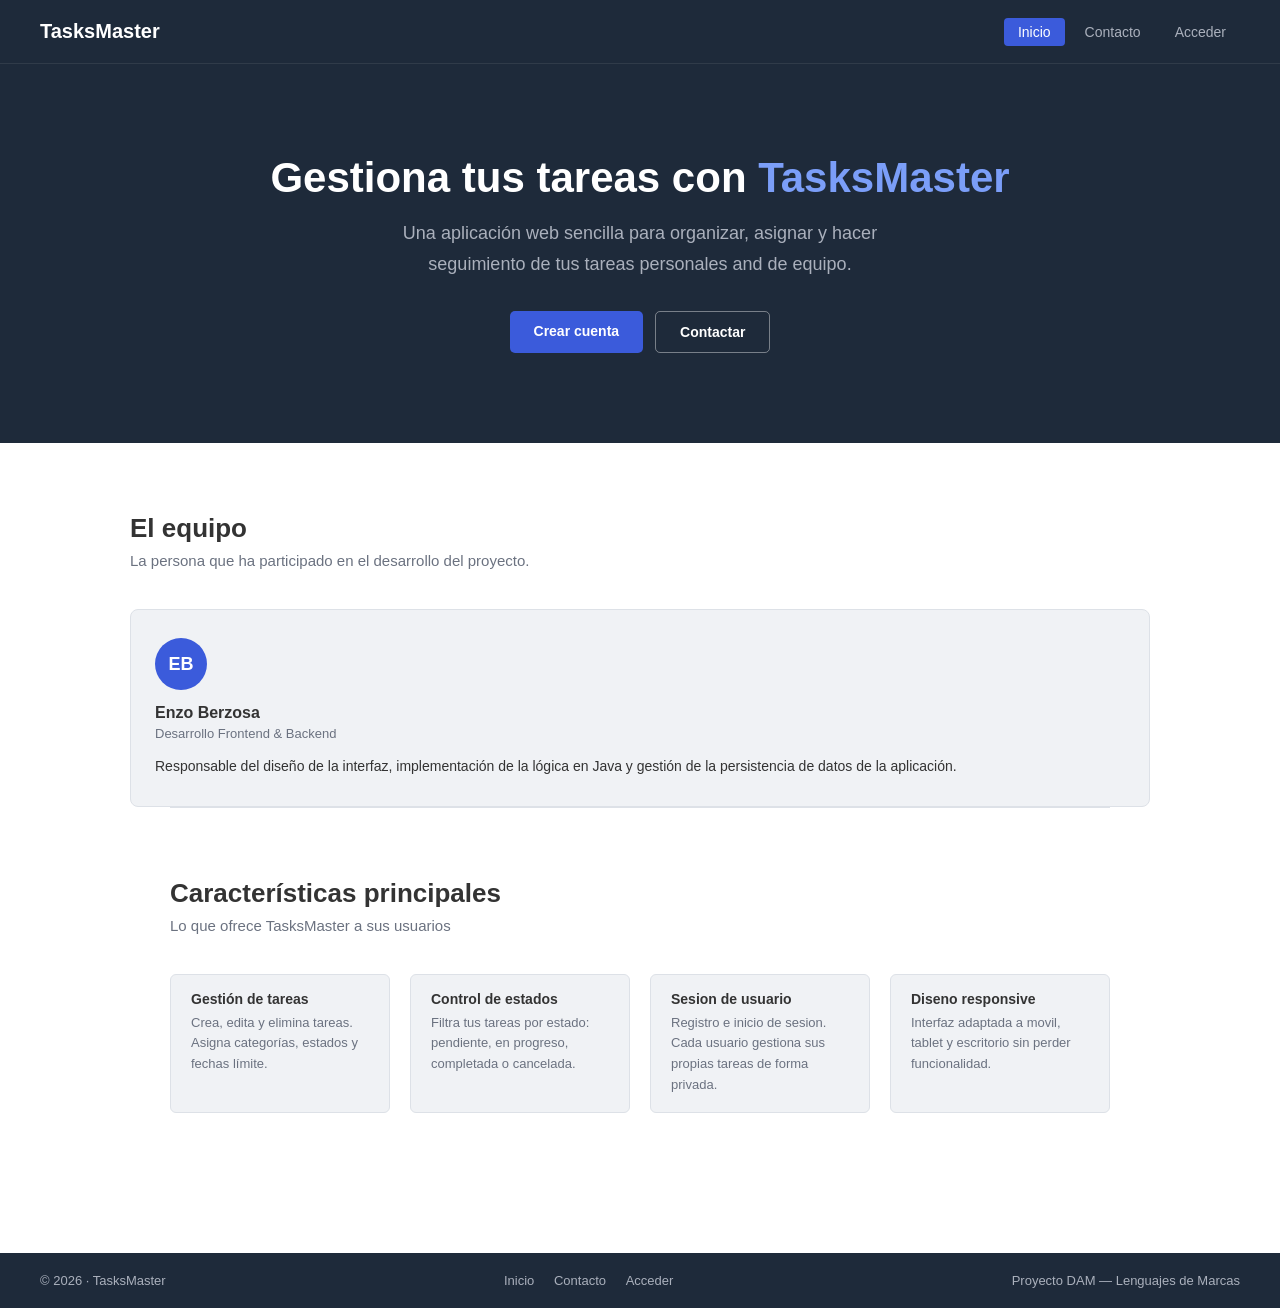
<file: HTML/index.html>
<!DOCTYPE html>
<html lang="es">

<head>
    <meta charset="UTF-8">
    <meta name="viewport" content="width=device-width, initial-scale=1.0">
    <title>TasksMaster - Presentacion del proyecto</title>
    <link rel="stylesheet" href="css/comun.css">
    <link rel="stylesheet" href="css/web.css">
</head>

<body class="presentacion">
    <header class="cabecera">
        <a href="index.html" class="cabecera-logo">TasksMaster</a>
        <nav class="cabecera-nav">
            <a href="index.html" class="activo">Inicio</a>
            <a href="app/contacto.html">Contacto</a>
            <a href="app/login.html">Acceder</a>
        </nav>
    </header>
    <section class="seccion-hero">
        <h1 class="hero-titulo">Gestiona tus tareas con <span>TasksMaster</span></h1>
        <p class="hero-subtitulo">
            Una aplicación web sencilla para organizar, asignar y hacer seguimiento de
            tus tareas personales and de equipo.
        </p>
        <div class="hero-botones">
            <a href="app/registro.html" class="boton boton-primario">Crear cuenta</a>
            <a href="app/contacto.html" class="boton boton-contorno">Contactar</a>
        </div>
    </section>
    <main>
        <div class="seccion">
            <h2 class="seccion-titulo">El equipo</h2>
            <p class="seccion-subtitulo">La persona que ha participado en el desarrollo del proyecto.</p>
            <div class="cuadricula-equipo">
                <div class="tarjeta-miembro">
                    <div class="miembro-avatar">EB</div>
                    <div class="miembro-nombre">Enzo Berzosa</div>
                    <div class="miembro-rol">Desarrollo Frontend &amp; Backend</div>
                    <p class="miembro-descripcion">
                        Responsable del diseño de la interfaz, implementación de la lógica en Java
                        y gestión de la persistencia de datos de la aplicación.
                    </p>
                </div>
            </div>
            <hr class="separador">
            <div class="seccion">
                <h2 class="seccion-titulo">Características principales</h2>
                <p class="seccion-subtitulo">Lo que ofrece TasksMaster a sus usuarios</p>
                <div class="cuadricula-caracteristicas">
                    <div class="tarjeta-caracteristica">
                        <div class="caracteristica-titulo">Gestión de tareas</div>
                        <p class="caracteristica-texto">Crea, edita y elimina tareas. Asigna categorías, estados y
                            fechas límite.</p>
                    </div>
                    <div class="tarjeta-caracteristica">
                        <div class="caracteristica-titulo">Control de estados</div>
                        <p class="caracteristica-texto">Filtra tus tareas por estado: pendiente, en progreso, completada
                            o cancelada.</p>
                    </div>
                    <div class="tarjeta-caracteristica">
                        <div class="caracteristica-titulo">Sesion de usuario</div>
                        <p class="caracteristica-texto">Registro e inicio de sesion. Cada usuario gestiona sus propias
                            tareas de forma privada.</p>
                    </div>
                    <div class="tarjeta-caracteristica">
                        <div class="caracteristica-titulo">Diseno responsive</div>
                        <p class="caracteristica-texto">Interfaz adaptada a movil, tablet y escritorio sin perder
                            funcionalidad.</p>
                    </div>
                </div>
            </div>
    </main>
    <footer>
        <div class="pie-fila">
            <span>&copy; 2026 &middot; TasksMaster</span>
            <nav>
                <a href="index.html">Inicio</a>
                <a href="app/contacto.html">Contacto</a>
                <a href="app/login.html">Acceder</a>
            </nav>
            <span>Proyecto DAM &mdash; Lenguajes de Marcas</span>
        </div>
    </footer>
</body>

</html>
</file>
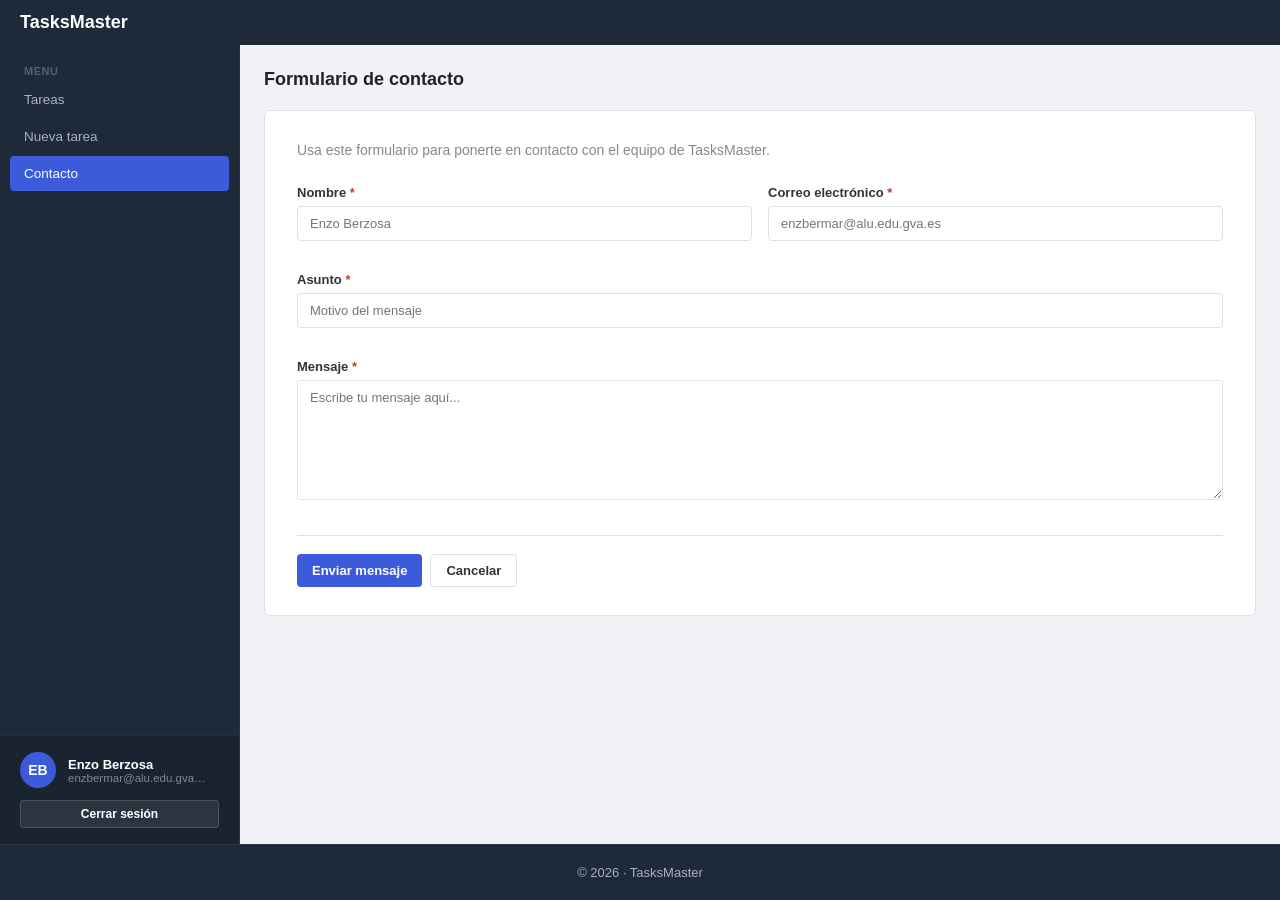
<file: HTML/app/contacto.html>
<!DOCTYPE html>
<html lang="es">

<head>
    <meta charset="UTF-8">
    <meta name="viewport" content="width=device-width, initial-scale=1.0">
    <title>TasksMaster - Contacto</title>
    <link rel="stylesheet" href="../css/comun.css">
    <link rel="stylesheet" href="../css/app.css">
</head>

<body class="dashboard-body">
    <header class="cabecera">
        <a href="../index.html" class="cabecera-logo">TasksMaster</a>
        <nav class="cabecera-nav">
            <a href="panel.html">Tareas</a>
            <a href="contacto.html" class="activo">Contacto</a>
            <a href="login.html">Salir</a>
        </nav>
    </header>
    <div class="zona-central">
        <aside class="barra-lateral">
            <nav class="menu-lateral">
                <div class="titulo-seccion-nav">Menu</div>
                <a href="panel.html" class="enlace-menu">Tareas</a>
                <a href="editar.html" class="enlace-menu">Nueva tarea</a>
                <a href="contacto.html" class="enlace-menu activo">Contacto</a>
            </nav>
            <div class="sesion-activa">
                <div class="sesion-usuario-info">
                    <div class="avatar-usuario">EB</div>
                    <div>
                        <div class="nombre-sesion">Enzo Berzosa</div>
                        <div class="email-sesion">enzbermar@alu.edu.gva.es</div>
                    </div>
                </div>
                <a href="login.html" class="boton-cerrar-sesion">Cerrar sesión</a>
            </div>
        </aside>
        <main class="contenido-principal">
            <div class="cuerpo-pagina">
                <div class="barra-acciones">
                    <span class="titulo-seccion">Formulario de contacto</span>
                </div>
                <div class="tarjeta-contacto">
                    <p class="descripcion-contacto">Usa este formulario para ponerte en contacto con el equipo de
                        TasksMaster.</p>
                    <form action="#" method="post" id="formulario-contacto">
                        <div class="cuadricula-campos">
                            <div class="grupo-campo">
                                <label for="contacto-nombre">Nombre <span class="obligatorio">*</span></label>
                                <input type="text" id="contacto-nombre" name="nombre" placeholder="Enzo Berzosa" required>
                            </div>
                            <div class="grupo-campo">
                                <label for="contacto-correo">Correo electrónico <span
                                        class="obligatorio">*</span></label>
                                <input type="email" id="contacto-correo" name="correo" placeholder="enzbermar@alu.edu.gva.es" required>
                            </div>
                            <div class="grupo-campo campo-completo">
                                <label for="contacto-asunto">Asunto <span class="obligatorio">*</span></label>
                                <input type="text" id="contacto-asunto" name="asunto" placeholder="Motivo del mensaje"
                                    required>
                            </div>
                            <div class="grupo-campo campo-completo">
                                <label for="contacto-mensaje">Mensaje <span class="obligatorio">*</span></label>
                                <textarea id="contacto-mensaje" name="mensaje" placeholder="Escribe tu mensaje aquí..."
                                    required></textarea>
                            </div>
                        </div>
                        <div class="acciones-formulario">
                            <button type="submit" class="boton boton-primario" id="boton-enviar-contacto">Enviar
                                mensaje</button>
                            <a href="panel.html" class="boton boton-secundario">Cancelar</a>
                        </div>
                    </form>
                </div>
            </div>
        </main>
    </div>
    <footer class="pie-pagina">
        &copy; 2026 &middot; TasksMaster
    </footer>
</body>

</html>
</file>
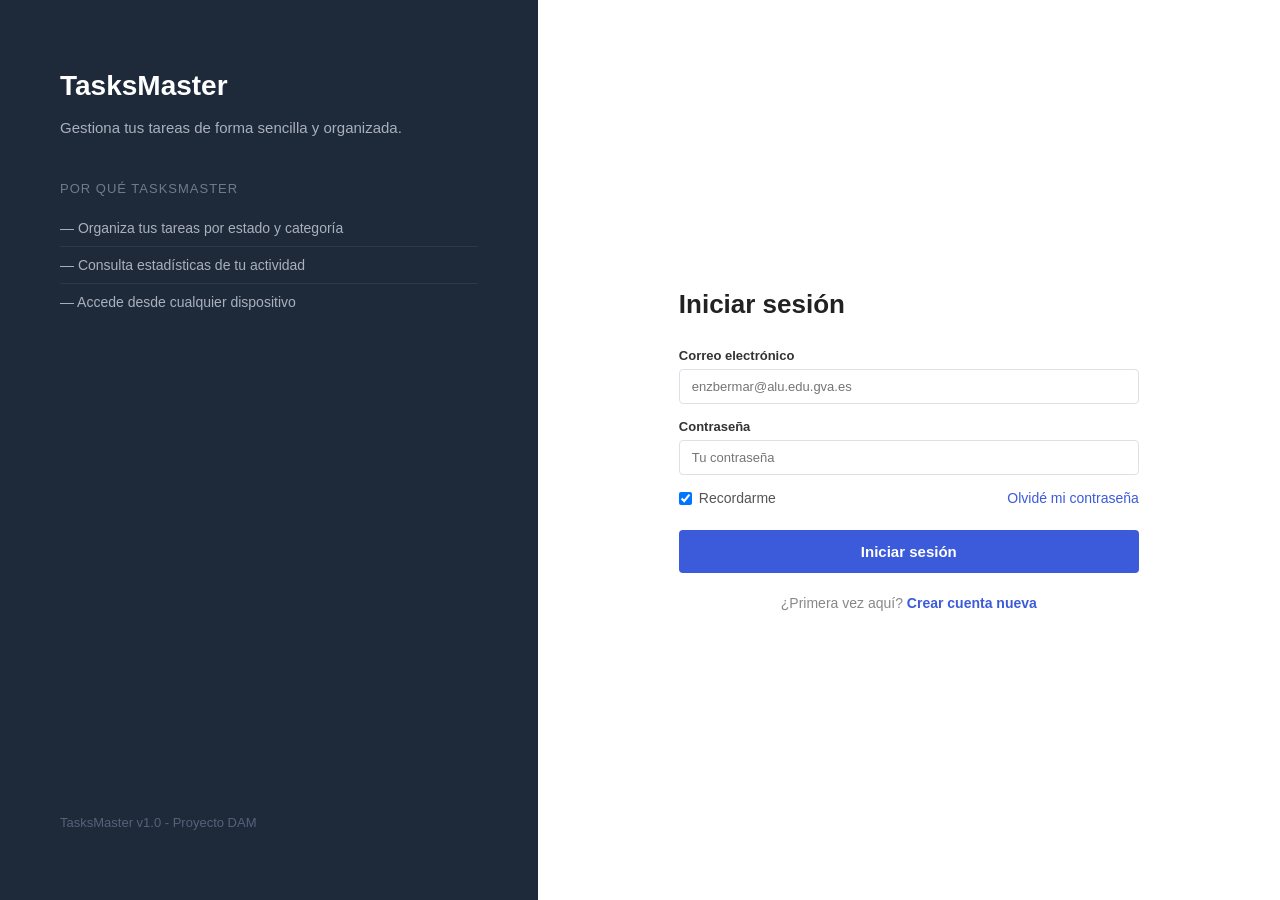
<file: HTML/app/login.html>
<!DOCTYPE html>
<html lang="es">

<head>
    <meta charset="UTF-8">
    <meta name="viewport" content="width=device-width, initial-scale=1.0">
    <title>TasksMaster - Iniciar sesión</title>
    <link rel="stylesheet" href="../css/comun.css">
    <link rel="stylesheet" href="../css/app.css">
</head>

<body class="auth-body">
    <div class="panel-decorativo">
        <div>
            <div class="nombre-aplicacion"><a href="../index.html">TasksMaster</a></div>
            <p class="slogan-aplicacion">Gestiona tus tareas de forma sencilla y organizada.</p>
            <div class="titulo-pasos">Por qué TasksMaster</div>
            <ul class="lista-pasos">
                <li>— Organiza tus tareas por estado y categoría</li>
                <li>— Consulta estadísticas de tu actividad</li>
                <li>— Accede desde cualquier dispositivo</li>
            </ul>
        </div>
        <div class="pie-panel">TasksMaster v1.0 - Proyecto DAM</div>
    </div>
    <div class="panel-formulario">
        <div class="contenido-formulario">
            <div class="titulo-formulario">Iniciar sesión</div>
            <form action="panel.html" method="get" id="formulario-login">
                <div class="grupo-campo">
                    <label for="correo-electronico">Correo electrónico</label>
                    <input type="email" id="correo-electronico" name="correo" placeholder="enzbermar@alu.edu.gva.es"
                        required>
                </div>
                <div class="grupo-campo">
                    <label for="contrasena">Contraseña</label>
                    <input type="password" id="contrasena" name="contrasena" placeholder="Tu contraseña" required>
                </div>
                <div class="fila-opciones">
                    <label class="opcion-recordar">
                        <input type="checkbox" id="recordarme" name="recordarme" checked>
                        Recordarme
                    </label>
                    <a href="#" class="enlace-olvide">Olvidé mi contraseña</a>
                </div>
                <button type="submit" class="boton-envio" id="boton-iniciar-sesion">Iniciar sesión</button>
            </form>
            <div class="enlace-registro">
                ¿Primera vez aquí? <a href="registro.html">Crear cuenta nueva</a>
            </div>
        </div>
    </div>
</body>

</html>
</file>
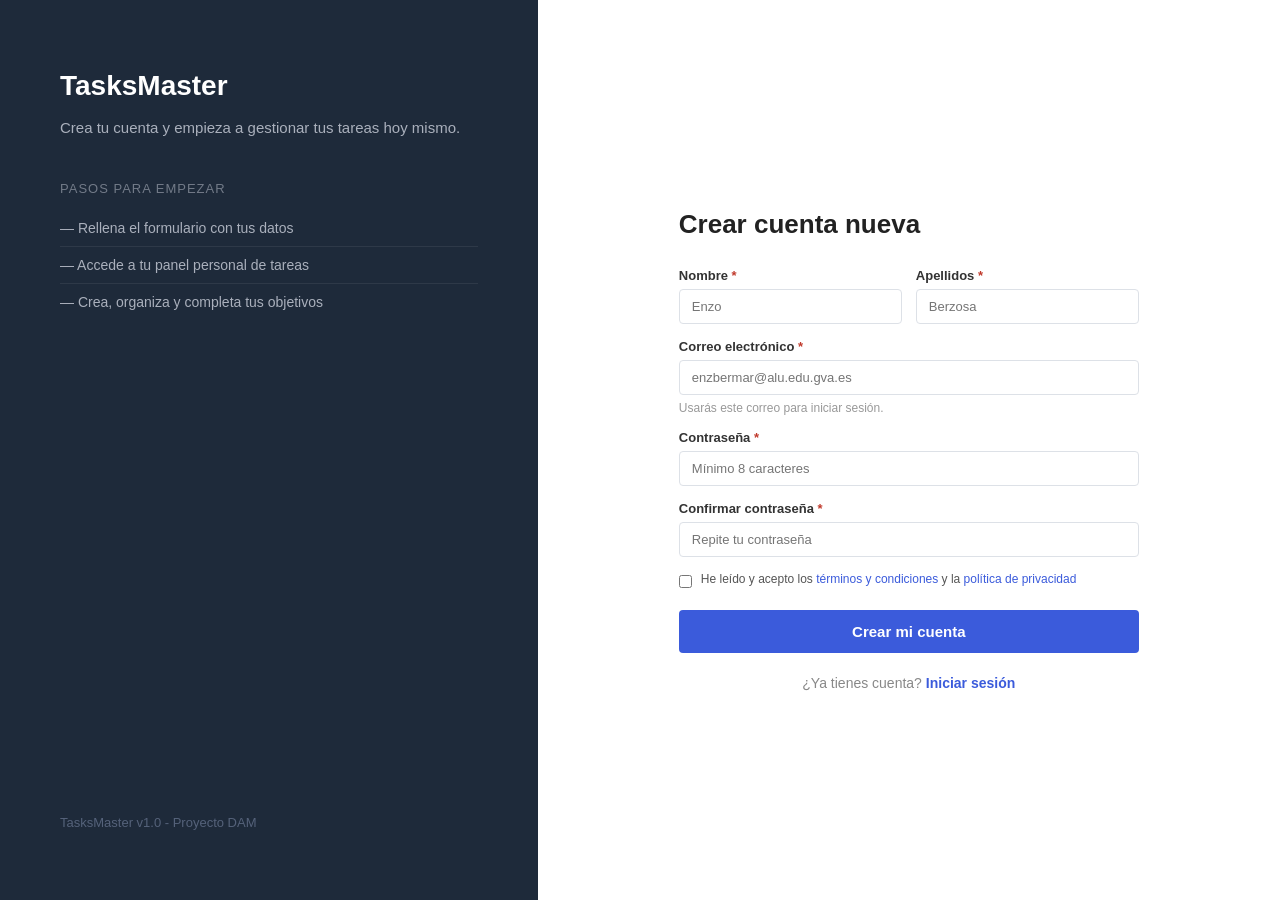
<file: HTML/app/registro.html>
<!DOCTYPE html>
<html lang="es">

<head>
    <meta charset="UTF-8">
    <meta name="viewport" content="width=device-width, initial-scale=1.0">
    <title>TasksMaster - Crear cuenta</title>
    <link rel="stylesheet" href="../css/comun.css">
    <link rel="stylesheet" href="../css/app.css">
</head>

<body class="auth-body">
    <div class="panel-decorativo">
        <div>
            <div class="nombre-aplicacion"><a href="../index.html">TasksMaster</a></div>
            <p class="slogan-aplicacion">Crea tu cuenta y empieza a gestionar tus tareas hoy mismo.</p>
            <div class="titulo-pasos">Pasos para empezar</div>
            <ul class="lista-pasos">
                <li>— Rellena el formulario con tus datos</li>
                <li>— Accede a tu panel personal de tareas</li>
                <li>— Crea, organiza y completa tus objetivos</li>
            </ul>
        </div>
        <div class="pie-panel">TasksMaster v1.0 - Proyecto DAM</div>
    </div>
    <div class="panel-formulario">
        <div class="contenido-formulario">
            <div class="titulo-formulario">Crear cuenta nueva</div>
            <form action="login.html" method="get" id="formulario-registro">
                <div class="fila-dos-columnas">
                    <div class="grupo-campo">
                        <label for="nombre">Nombre <span class="obligatorio">*</span></label>
                        <input type="text" id="nombre" name="nombre" placeholder="Enzo" required>
                    </div>
                    <div class="grupo-campo">
                        <label for="apellidos">Apellidos <span class="obligatorio">*</span></label>
                        <input type="text" id="apellidos" name="apellidos" placeholder="Berzosa" required>
                    </div>
                </div>
                <div class="grupo-campo">
                    <label for="correo-electronico">Correo electrónico <span class="obligatorio">*</span></label>
                    <input type="email" id="correo-electronico" name="correo" placeholder="enzbermar@alu.edu.gva.es"
                        required>
                    <span class="texto-ayuda">Usarás este correo para iniciar sesión.</span>
                </div>
                <div class="grupo-campo">
                    <label for="contrasena">Contraseña <span class="obligatorio">*</span></label>
                    <input type="password" id="contrasena" name="contrasena" placeholder="Mínimo 8 caracteres" required
                        minlength="8">
                </div>
                <div class="grupo-campo">
                    <label for="confirmar-contrasena">Confirmar contraseña <span class="obligatorio">*</span></label>
                    <input type="password" id="confirmar-contrasena" name="confirmar_contrasena"
                        placeholder="Repite tu contraseña" required minlength="8">
                </div>
                <div class="fila-terminos">
                    <input type="checkbox" id="aceptar-terminos" name="terminos" required>
                    <label for="aceptar-terminos">
                        He leído y acepto los <a href="#">términos y condiciones</a>
                        y la <a href="#">política de privacidad</a>
                    </label>
                </div>
                <button type="submit" class="boton-envio" id="boton-registrarse">Crear mi cuenta</button>
            </form>
            <div class="enlace-login">
                ¿Ya tienes cuenta? <a href="login.html">Iniciar sesión</a>
            </div>
        </div>
    </div>
</body>

</html>
</file>
<file: HTML/css/comun.css>
* {
    margin: 0;
    padding: 0;
    box-sizing: border-box;
}

:root {
    --oscuro: #1e2a3a;
    --acento: #3b5bdb;
    --fondo: #f0f2f5;
    --borde: #dde1e7;
    --texto: #333;
    --muted: #6b7280;
    --lateral: rgba(255, 255, 255, 0.07);
}

body {
    font-family: Arial, sans-serif;
    color: var(--texto);
}

.cabecera {
    background: var(--oscuro);
    display: flex;
    align-items: center;
    justify-content: space-between;
}

.cabecera-logo {
    font-weight: bold;
    color: #fff;
    text-decoration: none;
}

.cabecera-nav {
    display: flex;
}

.cabecera-nav a {
    color: #aab0bc;
    text-decoration: none;
    border-radius: 4px;
}

.cabecera-nav a:hover {
    color: #fff;
}

.cabecera-nav a.activo {
    background: var(--acento);
    color: #fff;
}

.boton {
    display: inline-block;
    font-weight: bold;
    text-decoration: none;
    cursor: pointer;
    font-family: Arial, sans-serif;
    transition: background 0.2s, opacity 0.2s;
    text-align: center;
}

.boton-primario {
    background: var(--acento);
    color: #fff;
    border: none;
}

.boton-primario:hover {
    opacity: 0.9;
}

.boton-secundario {
    background: #fff;
    color: var(--texto);
    border: 1px solid var(--borde);
}

.boton-secundario:hover {
    background: var(--fondo);
}

.boton-peligro {
    background: #fdecea;
    color: #c0392b;
    border: 1px solid #f5c6c6;
}

.boton-peligro:hover {
    background: #f8d7d5;
}

.boton-contorno {
    background: transparent;
    color: #fff;
    border: 1px solid rgba(255, 255, 255, 0.4);
}

.boton-contorno:hover {
    background: rgba(255, 255, 255, 0.08);
}
</file>
<file: HTML/css/web.css>
@keyframes aparecer {
    from {
        opacity: 0;
        transform: translateY(24px);
    }
    to {
        opacity: 1;
        transform: translateY(0);
    }
}

body.presentacion {
    padding-top: 64px;
    background: #fff;
}

body.contacto {
    background: var(--fondo);
    padding-top: 64px;
    min-height: 100vh;
    display: flex;
    flex-direction: column;
}

.cabecera {
    position: fixed;
    top: 0;
    left: 0;
    right: 0;
    z-index: 100;
    height: 64px;
    padding: 0 40px;
    border-bottom: 1px solid rgba(255, 255, 255, 0.08);
}

.cabecera-logo {
    font-size: 20px;
}

.cabecera-nav {
    display: flex;
    gap: 6px;
}

.cabecera-nav a {
    font-size: 14px;
    padding: 6px 14px;
}

.cabecera-nav a:hover {
    background: rgba(255, 255, 255, 0.07);
}

.boton {
    padding: 12px 24px;
    border-radius: 5px;
    font-size: 14px;
}

.seccion-hero {
    background: var(--oscuro);
    color: #fff;
    padding: 90px 40px;
    text-align: center;
    animation: aparecer 0.6s ease;
}

.hero-titulo {
    font-size: 42px;
    font-weight: bold;
    margin-bottom: 16px;
}

.hero-titulo span {
    color: #7b9ef8;
}

.hero-subtitulo {
    font-size: 18px;
    color: #aab0bc;
    max-width: 560px;
    margin: 0 auto 32px;
    line-height: 1.7;
}

.hero-botones {
    display: flex;
    gap: 12px;
    justify-content: center;
    flex-wrap: wrap;
}

.seccion {
    padding: 70px 40px;
    max-width: 1100px;
    margin: 0 auto;
}

.seccion-titulo {
    font-size: 26px;
    font-weight: bold;
    color: var(--texto);
    margin-bottom: 8px;
}

.seccion-subtitulo {
    font-size: 15px;
    color: var(--muted);
    margin-bottom: 40px;
}

.cuadricula-equipo {
    display: flex;
    gap: 24px;
    flex-wrap: wrap;
}

.tarjeta-miembro {
    flex: 1;
    min-width: 260px;
    background: var(--fondo);
    border: 1px solid var(--borde);
    border-radius: 8px;
    padding: 28px 24px;
}

.miembro-avatar {
    width: 52px;
    height: 52px;
    border-radius: 50%;
    background: var(--acento);
    color: #fff;
    font-size: 18px;
    font-weight: bold;
    display: flex;
    align-items: center;
    justify-content: center;
    margin-bottom: 14px;
    position: relative;
}

.miembro-nombre {
    font-size: 16px;
    font-weight: bold;
    color: var(--texto);
    margin-bottom: 4px;
}

.miembro-rol {
    font-size: 13px;
    color: var(--muted);
    margin-bottom: 14px;
}

.miembro-descripcion {
    font-size: 14px;
    color: var(--texto);
    line-height: 1.6;
}

.cuadricula-caracteristicas {
    display: flex;
    gap: 20px;
    flex-wrap: wrap;
}

.tarjeta-caracteristica {
    flex: 1;
    min-width: 220px;
    padding: 16px 20px;
    background: var(--fondo);
    border: 1px solid var(--borde);
    border-radius: 6px;
}

.caracteristica-titulo {
    font-size: 14px;
    font-weight: bold;
    color: var(--texto);
    margin-bottom: 6px;
}

.caracteristica-texto {
    font-size: 13px;
    color: var(--muted);
    line-height: 1.6;
}

.separador {
    border: none;
    border-top: 1px solid var(--borde);
    margin: 0 40px;
}

body.contacto main {
    flex: 1;
    padding: 36px 40px;
    animation: aparecer 0.35s ease;
}

.barra-acciones {
    display: flex;
    justify-content: space-between;
    align-items: center;
    margin-bottom: 18px;
    flex-wrap: wrap;
    gap: 10px;
}

.titulo-seccion {
    font-size: 16px;
    font-weight: bold;
    color: var(--texto);
}

.tarjeta-contacto {
    background: #fff;
    border: 1px solid var(--borde);
    border-radius: 6px;
    padding: 28px 32px;
}

.descripcion-contacto {
    font-size: 14px;
    color: var(--muted);
    margin-bottom: 24px;
    line-height: 1.6;
}

.cuadricula-campos {
    display: grid;
    grid-template-columns: 1fr 1fr;
    gap: 16px;
}

.campo-completo {
    grid-column: 1 / -1;
}

.grupo-campo {
    display: flex;
    flex-direction: column;
    gap: 5px;
}

.grupo-campo label {
    font-size: 13px;
    font-weight: bold;
    color: var(--texto);
}

.obligatorio {
    color: #c0392b;
}

input,
select,
textarea {
    width: 100%;
    padding: 9px 12px;
    border: 1px solid var(--borde);
    border-radius: 4px;
    font-size: 13px;
    font-family: Arial, sans-serif;
    color: var(--texto);
    background: #fff;
}

input:focus,
select:focus,
textarea:focus {
    outline: none;
    border-color: var(--acento);
}

textarea {
    resize: vertical;
    min-height: 120px;
}

.acciones-formulario {
    display: flex;
    gap: 8px;
    margin-top: 20px;
    padding-top: 18px;
    border-top: 1px solid var(--borde);
}

footer {
    background: var(--oscuro);
    color: #aab0bc;
    font-size: 13px;
    text-align: center;
    padding: 20px 40px;
}

footer a {
    color: #aab0bc;
    text-decoration: none;
    margin: 0 8px;
}

footer a:hover {
    color: #fff;
}

.pie-fila {
    display: flex;
    justify-content: space-between;
    align-items: center;
    flex-wrap: wrap;
    gap: 10px;
}

@media (max-width: 768px) {
    .cabecera {
        padding: 0 20px;
    }

    .seccion-hero {
        padding: 60px 20px;
    }

    .hero-titulo {
        font-size: 28px;
    }

    .seccion {
        padding: 50px 20px;
    }

    .cuadricula-equipo,
    .cuadricula-caracteristicas {
        flex-direction: column;
    }

    .separador {
        margin: 0 20px;
    }

    body.contacto main {
        padding: 24px 20px;
    }

    .cuadricula-campos {
        grid-template-columns: 1fr;
    }

    .campo-completo {
        grid-column: 1;
    }

    .pie-fila {
        flex-direction: column;
        text-align: center;
    }
}

@media (max-width: 480px) {
    .cabecera-nav a {
        font-size: 12px;
        padding: 5px 9px;
    }

    .hero-titulo {
        font-size: 22px;
    }
}
</file>
<file: HTML/css/app.css>
html,
body {
    height: 100%;
}

body.dashboard-body {
    font-size: 14px;
    display: flex;
    flex-direction: column;
    height: 100vh;
    background: var(--fondo);
}

body.auth-body {
    font-size: 15px;
    display: flex;
    height: 100vh;
    background: #fff;
}

.cabecera {
    padding: 12px 20px;
    flex-shrink: 0;
}

.cabecera-logo {
    font-size: 18px;
}

.cabecera-nav {
    display: none;
    gap: 4px;
    flex-wrap: wrap;
}

.cabecera-nav a {
    font-size: 13px;
    padding: 5px 10px;
}

.cabecera-nav a:hover {
    background: var(--lateral);
}

.boton {
    padding: 8px 15px;
    border-radius: 4px;
    font-size: 13px;
}

.boton-pequeno {
    padding: 5px 10px;
    font-size: 12px;
}

.zona-central {
    display: flex;
    flex: 1;
    overflow: hidden;
}

.barra-lateral {
    width: 240px;
    flex-shrink: 0;
    background: var(--oscuro);
    display: flex;
    flex-direction: column;
    overflow-y: auto;
    border-right: 1px solid rgba(255, 255, 255, 0.05);
}

.menu-lateral {
    padding: 10px;
    flex-shrink: 0;
}

.titulo-seccion-nav {
    font-size: 11px;
    font-weight: bold;
    text-transform: uppercase;
    color: #aab0bc;
    opacity: 0.4;
    padding: 10px 14px 5px;
    letter-spacing: 0.5px;
}

.enlace-menu {
    display: block;
    color: #aab0bc;
    text-decoration: none;
    padding: 10px 14px;
    border-radius: 4px;
    font-size: 13.5px;
    margin-bottom: 2px;
}

.enlace-menu:hover {
    background: var(--lateral);
    color: #fff;
}

.enlace-menu.activo {
    background: var(--acento);
    color: #fff;
}

.sesion-activa {
    margin-top: auto;
    padding: 16px 20px;
    border-top: 1px solid rgba(255, 255, 255, 0.05);
    background: rgba(0, 0, 0, 0.15);
    display: flex;
    flex-direction: column;
    gap: 12px;
    align-items: stretch;
    color: #fff;
}

.sesion-usuario-info {
    display: flex;
    align-items: center;
    gap: 12px;
}

.boton-cerrar-sesion {
    display: block;
    text-align: center;
    padding: 6px 12px;
    background: rgba(255, 255, 255, 0.08);
    color: #fff;
    text-decoration: none;
    border-radius: 4px;
    font-size: 12px;
    font-weight: bold;
    border: 1px solid rgba(255, 255, 255, 0.15);
    transition: background 0.2s;
}

.boton-cerrar-sesion:hover {
    background: rgba(255, 255, 255, 0.15);
}

.avatar-usuario {
    width: 36px;
    height: 36px;
    border-radius: 50%;
    background: var(--acento);
    display: flex;
    align-items: center;
    justify-content: center;
    font-weight: bold;
    font-size: 14px;
    flex-shrink: 0;
}

.nombre-sesion {
    font-weight: bold;
    font-size: 13px;
    white-space: nowrap;
    overflow: hidden;
    text-overflow: ellipsis;
    max-width: 140px;
}

.email-sesion {
    font-size: 11.5px;
    color: #aab0bc;
    opacity: 0.7;
    white-space: nowrap;
    overflow: hidden;
    text-overflow: ellipsis;
    max-width: 140px;
}

.enlace-salir {
    display: none;
    font-size: 12px;
    color: #ff8787;
    text-decoration: none;
    font-weight: bold;
    border: 1px solid rgba(255, 255, 255, 0.15);
    padding: 4px 8px;
    border-radius: 4px;
}

main.contenido-principal {
    flex: 1;
    display: flex;
    flex-direction: column;
    overflow: hidden;
}

.cuerpo-pagina {
    flex: 1;
    padding: 24px;
    overflow-y: auto;
}

.barra-acciones {
    display: flex;
    justify-content: space-between;
    align-items: center;
    margin-bottom: 20px;
}

.titulo-seccion {
    font-size: 18px;
    font-weight: bold;
    color: #222;
}

.pie-pagina {
    background: var(--oscuro);
    color: #aab0bc;
    font-size: 13px;
    text-align: center;
    padding: 20px;
    flex-shrink: 0;
    border-top: 1px solid rgba(255, 255, 255, 0.05);
}

.cuadricula-estadisticas {
    display: flex;
    gap: 16px;
    margin-bottom: 20px;
}

.tarjeta-estadistica {
    flex: 1;
    background: #fff;
    border: 1px solid var(--borde);
    border-radius: 6px;
    padding: 18px 20px;
    min-width: 140px;
}

.valor-estadistica {
    font-size: 24px;
    font-weight: bold;
    color: var(--oscuro);
    margin-bottom: 4px;
}

.etiqueta-estadistica {
    font-size: 12px;
    color: #888;
    font-weight: bold;
    text-transform: uppercase;
    letter-spacing: 0.5px;
}

.tarjeta {
    background: #fff;
    border: 1px solid var(--borde);
    border-radius: 6px;
    display: flex;
    flex-direction: column;
}

.cabecera-tarjeta {
    padding: 16px 20px;
    border-bottom: 1px solid var(--borde);
    display: flex;
    justify-content: space-between;
    align-items: center;
    flex-wrap: wrap;
    gap: 12px;
}

.titulo-tarjeta {
    font-size: 14.5px;
    font-weight: bold;
    color: var(--oscuro);
}

.barra-filtros {
    display: flex;
    gap: 10px;
}

.entrada-busqueda,
.selector-filtro {
    padding: 6px 12px;
    border: 1px solid var(--borde);
    border-radius: 4px;
    font-size: 13px;
    outline: none;
    font-family: Arial, sans-serif;
    color: var(--texto);
    background: #fff;
}

.entrada-busqueda:focus,
.selector-filtro:focus {
    border-color: var(--acento);
}

.contenedor-tabla {
    overflow-x: auto;
}

table {
    width: 100%;
    border-collapse: collapse;
    text-align: left;
}

th {
    padding: 12px 20px;
    background: #f8f9fa;
    border-bottom: 1px solid var(--borde);
    font-size: 12px;
    font-weight: bold;
    text-transform: uppercase;
    color: #555;
    letter-spacing: 0.5px;
}

td {
    padding: 14px 20px;
    border-bottom: 1px solid var(--borde);
    font-size: 13.5px;
    color: #444;
    vertical-align: middle;
}

tr:last-child td {
    border-bottom: none;
}

.celda-titulo {
    font-weight: bold;
    color: var(--oscuro);
}

.celda-descripcion {
    max-width: 250px;
    white-space: nowrap;
    overflow: hidden;
    text-overflow: ellipsis;
    color: #666;
}

.insignia {
    display: inline-block;
    padding: 4px 8px;
    border-radius: 12px;
    font-size: 11.5px;
    font-weight: bold;
    text-transform: uppercase;
    letter-spacing: 0.5px;
}

.insignia-pendiente {
    background: #fef3c7;
    color: #d97706;
}

.insignia-progreso {
    background: #dbeafe;
    color: #2563eb;
}

.insignia-completada {
    background: #d1fae5;
    color: #059669;
}

.insignia-cancelada {
    background: #fee2e2;
    color: #dc2626;
}

.acciones {
    display: flex;
    gap: 6px;
}

.cuadricula-campos {
    display: grid;
    grid-template-columns: 1fr 1fr;
    gap: 16px;
}

.campo-completo {
    grid-column: 1 / -1;
}

.grupo-campo {
    display: flex;
    flex-direction: column;
    gap: 6px;
    margin-bottom: 15px;
}

.grupo-campo label {
    font-size: 13px;
    font-weight: bold;
    color: #333;
}

.obligatorio {
    color: #c0392b;
}

input,
select,
textarea {
    width: 100%;
    padding: 9px 12px;
    border: 1px solid var(--borde);
    border-radius: 4px;
    font-size: 13px;
    font-family: Arial, sans-serif;
    color: var(--texto);
    background: #fff;
}

input[type="checkbox"] {
    width: auto;
}

input:focus,
select:focus,
textarea:focus {
    outline: none;
    border-color: var(--acento);
}

textarea {
    resize: vertical;
    min-height: 120px;
}

.acciones-formulario {
    display: flex;
    gap: 8px;
    margin-top: 20px;
    padding-top: 18px;
    border-top: 1px solid var(--borde);
}

.tarjeta-contacto {
    background: #fff;
    border: 1px solid var(--borde);
    border-radius: 6px;
    padding: 28px 32px;
}

.descripcion-contacto {
    font-size: 14px;
    color: #888;
    margin-bottom: 24px;
    line-height: 1.6;
}

.panel-decorativo {
    width: 42%;
    background: var(--oscuro);
    padding: 70px 60px;
    display: flex;
    flex-direction: column;
    justify-content: space-between;
}

.nombre-aplicacion {
    color: #fff;
    font-size: 28px;
    font-weight: bold;
    margin-bottom: 12px;
}

.nombre-aplicacion a {
    color: #fff;
    text-decoration: none;
}

.slogan-aplicacion {
    color: #aab0bc;
    font-size: 15px;
    line-height: 1.8;
    margin-bottom: 40px;
}

.titulo-pasos {
    color: #aab0bc;
    font-size: 13px;
    text-transform: uppercase;
    letter-spacing: 1px;
    margin-bottom: 14px;
    opacity: 0.6;
}

.lista-pasos {
    list-style: none;
}

.lista-pasos li {
    color: #aab0bc;
    font-size: 14px;
    padding: 10px 0;
    border-bottom: 1px solid rgba(255, 255, 255, 0.07);
}

.lista-pasos li:last-child {
    border-bottom: none;
}

.pie-panel {
    color: #55627a;
    font-size: 13px;
}

.panel-formulario {
    flex: 1;
    background: #fff;
    display: flex;
    align-items: center;
    justify-content: center;
    padding: 60px 50px;
    overflow-y: auto;
}

.contenido-formulario {
    width: 100%;
    max-width: 460px;
}

.titulo-formulario {
    font-size: 26px;
    font-weight: bold;
    color: #222;
    margin-bottom: 28px;
}

.fila-dos-columnas {
    display: flex;
    gap: 14px;
}

.fila-dos-columnas .grupo-campo {
    flex: 1;
}

.texto-ayuda {
    font-size: 12px;
    color: #999;
}

.fila-terminos {
    display: flex;
    align-items: flex-start;
    gap: 9px;
    margin-bottom: 22px;
    font-size: 12px;
    color: #555;
}

.fila-terminos input {
    margin-top: 3px;
    flex-shrink: 0;
}

.fila-terminos a {
    color: var(--acento);
    text-decoration: none;
}

.fila-terminos a:hover {
    text-decoration: underline;
}

.fila-opciones {
    display: flex;
    justify-content: space-between;
    align-items: center;
    margin-bottom: 24px;
    font-size: 14px;
}

.opcion-recordar {
    display: flex;
    align-items: center;
    gap: 7px;
    color: #555;
    cursor: pointer;
}

.enlace-olvide {
    color: var(--acento);
    text-decoration: none;
}

.enlace-olvide:hover {
    text-decoration: underline;
}

.boton-envio {
    width: 100%;
    padding: 13px;
    background: var(--acento);
    color: #fff;
    border: none;
    border-radius: 4px;
    font-size: 15px;
    font-weight: bold;
    font-family: Arial, sans-serif;
    cursor: pointer;
}

.boton-envio:hover {
    opacity: 0.9;
}

.enlace-registro,
.enlace-login {
    text-align: center;
    margin-top: 22px;
    font-size: 14px;
    color: #888;
}

.enlace-registro a,
.enlace-login a {
    color: var(--acento);
    text-decoration: none;
    font-weight: bold;
}

.enlace-registro a:hover,
.enlace-login a:hover {
    text-decoration: underline;
}

.migas-pan {
    font-size: 12px;
    color: var(--muted);
    margin-bottom: 16px;
}

.migas-pan a {
    color: var(--acento);
    text-decoration: none;
}

.migas-pan a:hover {
    text-decoration: underline;
}

.tarjeta-formulario {
    background: #fff;
    border: 1px solid var(--borde);
    border-radius: 6px;
    padding: 22px 26px;
}

.acciones-formulario .boton-peligro {
    margin-left: auto;
}

@media (max-width: 768px) {
    html,
    body {
        height: auto;
    }

    body.dashboard-body {
        height: auto;
        min-height: 100vh;
    }

    .zona-central {
        overflow: visible;
    }

    .contenido-principal {
        overflow: visible;
    }

    .barra-lateral {
        display: none;
    }

    .cabecera-nav {
        display: flex;
    }

    .cuadricula-campos {
        grid-template-columns: 1fr;
    }

    .campo-completo {
        grid-column: 1;
    }

    .cuerpo-pagina {
        padding: 14px;
    }

    .acciones-formulario .boton-peligro {
        margin-left: 0;
    }

    .cabecera {
        padding: 10px 14px;
        flex-wrap: wrap;
        gap: 8px;
    }

    .cuadricula-estadisticas {
        flex-direction: column;
        gap: 10px;
    }

    .tarjeta-estadistica {
        min-width: 0;
    }
}

@media (max-width: 640px) {
    .panel-decorativo {
        display: none;
    }

    .panel-formulario {
        padding: 30px 20px;
    }

    .fila-dos-columnas {
        flex-direction: column;
        gap: 0;
    }
}

@media (max-width: 480px) {
    .cabecera-logo {
        font-size: 15px;
    }

    .barra-acciones {
        flex-direction: column;
        align-items: flex-start;
    }
}
</file>
